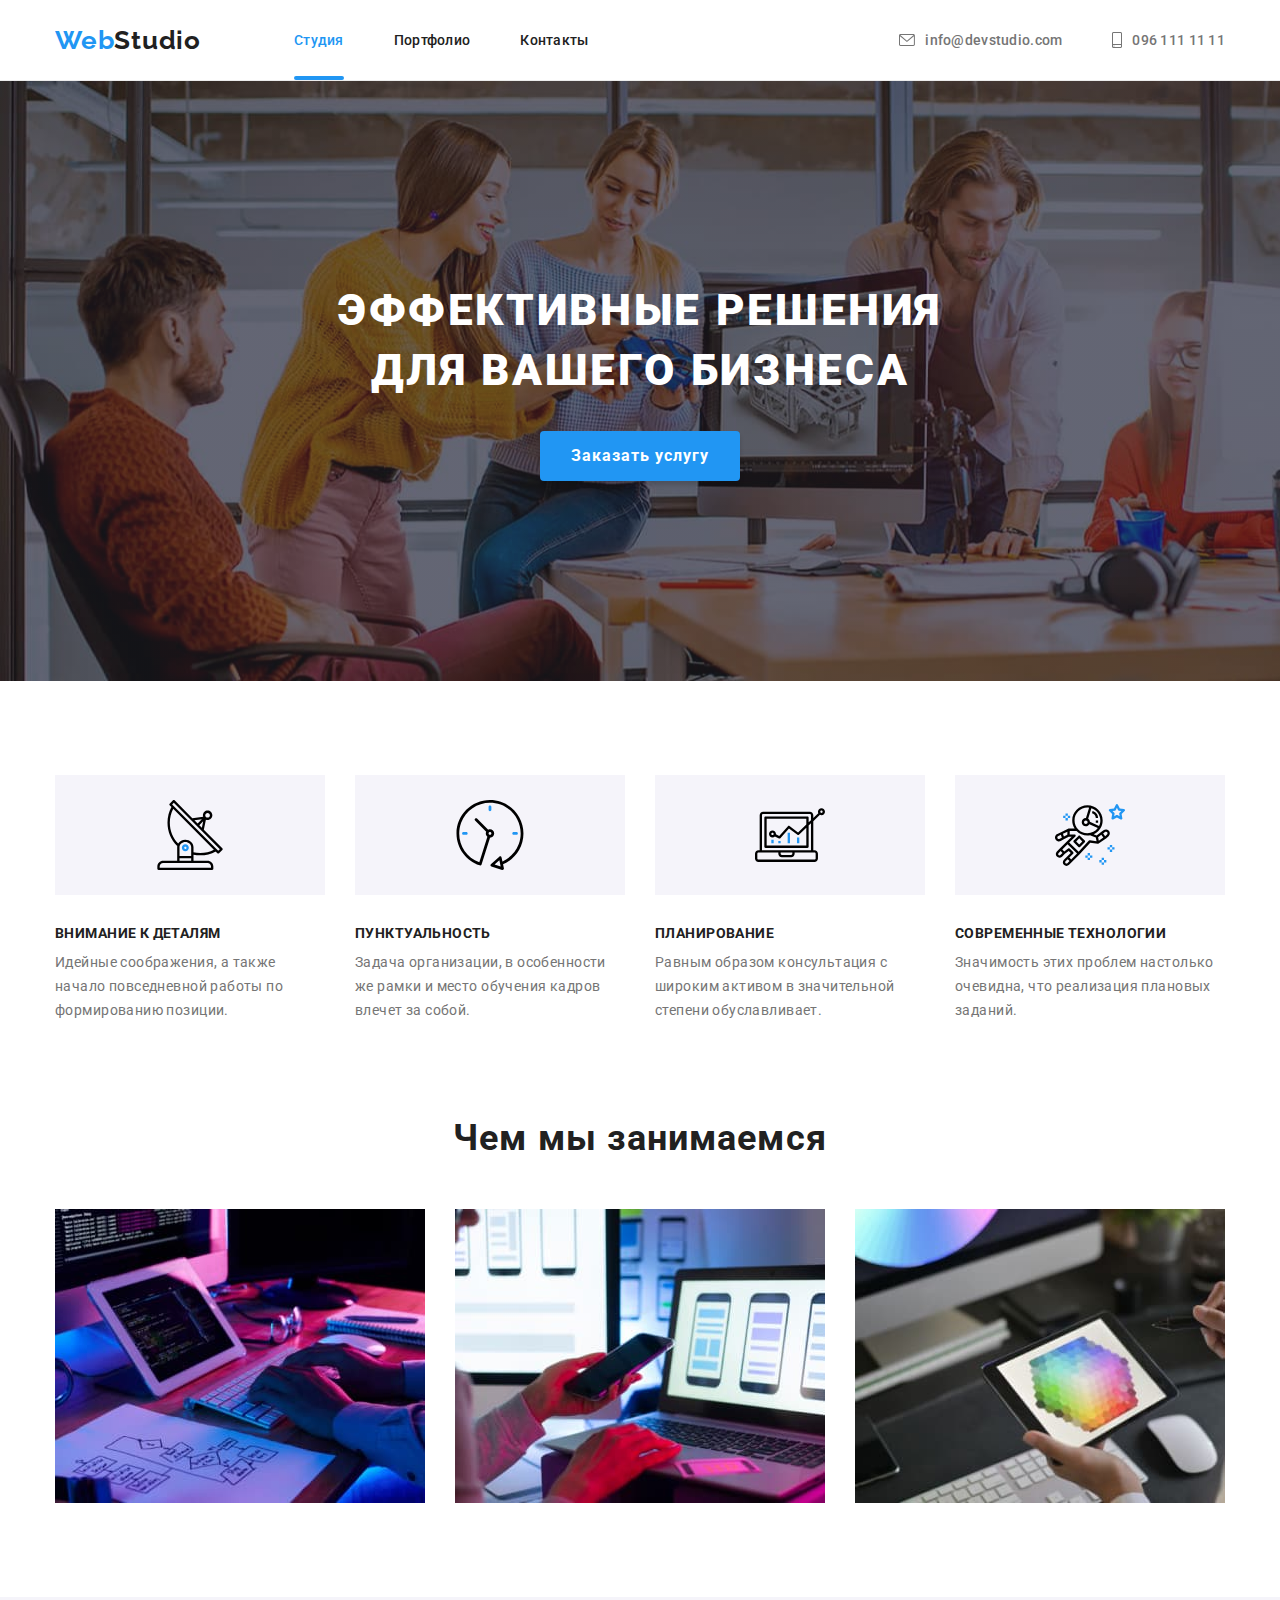
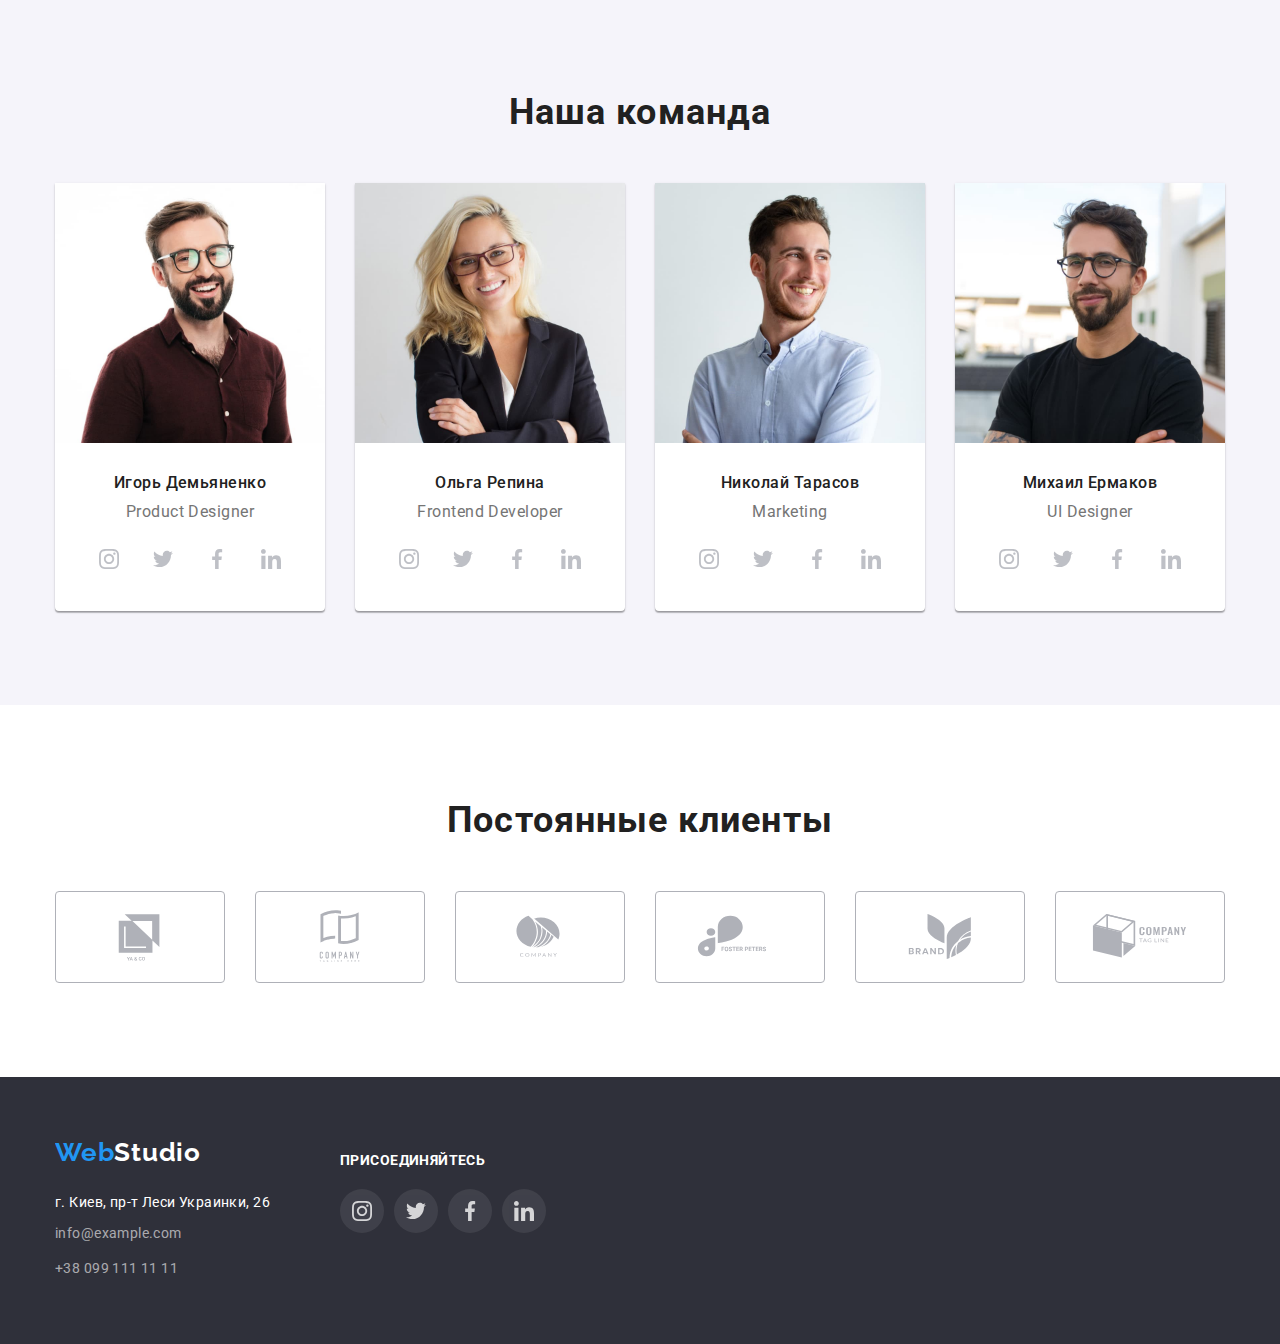
<file: index.html>
<!DOCTYPE html>
<html lang="ru">
  <head>
    <meta charset="UTF-8" />
    <meta http-equiv="X-UA-Compatible" content="IE=edge" />
    <meta name="viewport" content="width=device-width, initial-scale=1.0" />
    <title>Студия</title>
    <link rel="preconnect" href="https://fonts.googleapis.com" />
    <link rel="preconnect" href="https://fonts.gstatic.com" crossorigin />
    <link
      href="https://fonts.googleapis.com/css2?family=Raleway:wght@700&family=Roboto:wght@400;500;700;900&display=swap"
      rel="stylesheet"
    />
    <link
      rel="stylesheet"
      href="https://cdnjs.cloudflare.com/ajax/libs/modern-normalize/1.1.0/modern-normalize.css"
      integrity="sha512-Y0MM+V6ymRKN2zStTqzQ227DWhhp4Mzdo6gnlRnuaNCbc+YN/ZH0sBCLTM4M0oSy9c9VKiCvd4Jk44aCLrNS5Q=="
      crossorigin="anonymous"
      referrerpolicy="no-referrer"
    />
    <link rel="stylesheet" href="./css/styles.css" />
  </head>
  <body class="page">
    <header class="header">
      <div class="container container-header">
        <a class="logo link" href="./index.html" lang="en"
          >Web<span class="second-color-logo">Studio</span></a
        >
        <nav class="nav">
          <ul class="site-nav">
            <li><a class="link current" href="./index.html">Студия</a></li>
            <li><a class="link" href="./portfolio.html">Портфолио</a></li>
            <li><a class="link" href="#contacts">Контакты</a></li>
          </ul>
        </nav>
        <ul class="contacts-header">
          <li>
            <a class="contact link" href="mailto:info@devstudio.com" lang="en">
              <svg class="icon-contact" aria-label="Конверт" width="16px" height="12px">
                <use href="./images/icon-svg.svg#icon-envelope"></use>
              </svg>
              info@devstudio.com</a
            >
          </li>
          <li>
            <a class="contact link" href="tel+380961111111">
              <svg class="icon-contact" aria-label="Телефон" width="10px" height="16px">
                <use href="./images/icon-svg.svg#icon-smartphone"></use>
              </svg>
              096 111 11 11</a
            >
          </li>
        </ul>
      </div>
    </header>
    <!--hero-->
    <main>
      <section class="hero-section">
        <div class="container">
          <h1 class="hero-title">Эффективные решения для вашего бизнеса</h1>
          <button class="hero-button" type="button" data-modal-open>Заказать услугу</button>
        </div>
      </section>
      <!--benefits(be hides)-->
      <section class="section section-benefits">
        <div class="container">
          <h2 class="title visually-hidden">benefits</h2>
          <ul class="card-set benefits-list">
            <li class="benefits-item">
              <div class="feature">
                <svg width="70px" height="70px">
                  <use href="./images/icon-svg.svg#icon-antenna"></use>
                </svg>
              </div>
              <h3 class="title-item">Внимание к деталям</h3>
              <p class="text">
                Идейные соображения, а также начало повседневной работы по формированию позиции.
              </p>
            </li>
            <li class="benefits-item">
              <div class="feature">
                <svg width="70px" height="70px">
                  <use href="./images/icon-svg.svg#icon-clock"></use>
                </svg>
              </div>
              <h3 class="title-item">Пунктуальность</h3>
              <p class="text">
                Задача организации, в особенности же рамки и место обучения кадров влечет за собой.
              </p>
            </li>
            <li class="benefits-item">
              <div class="feature">
                <svg width="70px" height="70px">
                  <use href="./images/icon-svg.svg#icon-diagram"></use>
                </svg>
              </div>
              <h3 class="title-item">Планирование</h3>
              <p class="text">
                Равным образом консультация с широким активом в значительной степени обуславливает.
              </p>
            </li>
            <li class="benefits-item">
              <div class="feature">
                <svg width="70px" height="70px">
                  <use href="./images/icon-svg.svg#icon-astronaut"></use>
                </svg>
              </div>
              <h3 class="title-item">Современные технологии</h3>
              <p class="text">
                Значимость этих проблем настолько очевидна, что реализация плановых заданий.
              </p>
            </li>
          </ul>
        </div>
      </section>
      <!--about-->
      <section class="section section-about">
        <div class="container">
          <h2 class="title section-title">Чем мы занимаемся</h2>
          <ul class="card-set about-list">
            <li class="about-item">
              <div class="about-item-wrapper">
                <img src="./images/img-1.jpg" width="370" alt="верстка html" />
                <div class="subtitle-about-overlay">
                  <h3 class="title-item">Десктопные приложения</h3>
                </div>
              </div>
            </li>
            <li class="about-item">
              <div class="about-item-wrapper">
                <img
                  src="./images/img-2.jpg"
                  width="370"
                  alt="работа над стилем будущего приложения"
                />
                <div class="subtitle-about-overlay">
                  <h3 class="title-item">Мобильные приложения</h3>
                </div>
              </div>
            </li>
            <li class="about-item">
              <div class="about-item-wrapper">
                <img src="./images/img-3.jpg" width="370" alt="палитра цветов на экране планшета" />
                <div class="subtitle-about-overlay">
                  <h3 class="title-item">Дизайнерские решения</h3>
                </div>
              </div>
            </li>
          </ul>
        </div>
      </section>
      <!--our team-->
      <section class="section section-team">
        <div class="container">
          <h2 class="title section-title">Наша команда</h2>
          <ul class="card-set cards">
            <li class="card">
              <img src="./images/img-t1.jpg" width="270" alt="фото мужчины" />
              <div class="team-card-wrapper">
                <h3 class="title-item-team">Игорь Демьяненко</h3>
                <p class="text-team" lang="en">Product Designer</p>
                <ul class="social-list">
                  <li>
                    <a class="social-link" href="https://www.instagram.com/" target="new-blank">
                      <svg
                        class="social-icon"
                        width="20px"
                        height="20px"
                        aria-label="посилання на instagram"
                      >
                        <use href="./images/icon-svg.svg#icon-instagram"></use>
                      </svg>
                    </a>
                  </li>
                  <li>
                    <a class="social-link" href="https://twitter.com/" target="new-blank">
                      <svg
                        class="social-icon"
                        width="20px"
                        height="20px"
                        aria-label="посилання на twitter"
                      >
                        <use href="./images/icon-svg.svg#icon-twitter"></use>
                      </svg>
                    </a>
                  </li>
                  <li>
                    <a class="social-link" href="https://www.facebook.com/" target="new-blank">
                      <svg
                        class="social-icon"
                        width="20px"
                        height="20px"
                        aria-label="посилання на facebook"
                      >
                        <use href="./images/icon-svg.svg#icon-facebook"></use>
                      </svg>
                    </a>
                  </li>
                  <li>
                    <a class="social-link" href="https://ua.linkedin.com/" target="new-blank">
                      <svg
                        class="social-icon"
                        width="20px"
                        height="20px"
                        aria-label="посилання на linkedin"
                      >
                        <use href="./images/icon-svg.svg#icon-linkedin"></use>
                      </svg>
                    </a>
                  </li>
                </ul>
              </div>
            </li>
            <li class="card">
              <img src="./images/img-t2.jpg" width="270" alt="фото женщины" />
              <div class="team-card-wrapper">
                <h3 class="title-item-team">Ольга Репина</h3>
                <p class="text-team" lang="en">Frontend Developer</p>
                <ul class="social-list">
                  <li>
                    <a class="social-link" href="https://www.instagram.com/" target="new-blank">
                      <svg
                        class="social-icon"
                        width="20px"
                        height="20px"
                        aria-label="посилання на instagram"
                      >
                        <use href="./images/icon-svg.svg#icon-instagram"></use>
                      </svg>
                    </a>
                  </li>
                  <li>
                    <a class="social-link" href="https://twitter.com/" target="new-blank">
                      <svg
                        class="social-icon"
                        width="20px"
                        height="20px"
                        aria-label="посилання на twitter"
                      >
                        <use href="./images/icon-svg.svg#icon-twitter"></use>
                      </svg>
                    </a>
                  </li>
                  <li>
                    <a class="social-link" href="https://www.facebook.com/" target="new-blank">
                      <svg
                        class="social-icon"
                        width="20px"
                        height="20px"
                        aria-label="посилання на facebook"
                      >
                        <use href="./images/icon-svg.svg#icon-facebook"></use>
                      </svg>
                    </a>
                  </li>
                  <li>
                    <a class="social-link" href="https://ua.linkedin.com/" target="new-blank">
                      <svg
                        class="social-icon"
                        width="20px"
                        height="20px"
                        aria-label="посилання на linkedin"
                      >
                        <use href="./images/icon-svg.svg#icon-linkedin"></use>
                      </svg>
                    </a>
                  </li>
                </ul>
              </div>
            </li>
            <li class="card">
              <img src="./images/img-t3.jpg" width="270" alt="фото мужчины" />
              <div class="team-card-wrapper">
                <h3 class="title-item-team">Николай Тарасов</h3>
                <p class="text-team" lang="en">Marketing</p>
                <ul class="social-list">
                  <li>
                    <a class="social-link" href="https://www.instagram.com/" target="new-blank">
                      <svg
                        class="social-icon"
                        width="20px"
                        height="20px"
                        aria-label="посилання на instagram"
                      >
                        <use href="./images/icon-svg.svg#icon-instagram"></use>
                      </svg>
                    </a>
                  </li>
                  <li>
                    <a class="social-link" href="https://twitter.com/" target="new-blank">
                      <svg
                        class="social-icon"
                        width="20px"
                        height="20px"
                        aria-label="посилання на twitter"
                      >
                        <use href="./images/icon-svg.svg#icon-twitter"></use>
                      </svg>
                    </a>
                  </li>
                  <li>
                    <a class="social-link" href="https://www.facebook.com/" target="new-blank">
                      <svg
                        class="social-icon"
                        width="20px"
                        height="20px"
                        aria-label="посилання на facebook"
                      >
                        <use href="./images/icon-svg.svg#icon-facebook"></use>
                      </svg>
                    </a>
                  </li>
                  <li>
                    <a class="social-link" href="https://ua.linkedin.com/" target="new-blank">
                      <svg
                        class="social-icon"
                        width="20px"
                        height="20px"
                        aria-label="посилання на linkedin"
                      >
                        <use href="./images/icon-svg.svg#icon-linkedin"></use>
                      </svg>
                    </a>
                  </li>
                </ul>
              </div>
            </li>
            <li class="card">
              <img src="./images/img-t4.jpg" width="270" alt="фото мужчины" />
              <div class="team-card-wrapper">
                <h3 class="title-item-team">Михаил Ермаков</h3>
                <p class="text-team" lang="en">UI Designer</p>
                <ul class="social-list">
                  <li>
                    <a class="social-link" href="https://www.instagram.com/" target="new-blank">
                      <svg
                        class="social-icon"
                        width="20px"
                        height="20px"
                        aria-label="посилання на instagram"
                      >
                        <use href="./images/icon-svg.svg#icon-instagram"></use>
                      </svg>
                    </a>
                  </li>
                  <li>
                    <a class="social-link" href="https://twitter.com/" target="new-blank">
                      <svg
                        class="social-icon"
                        width="20px"
                        height="20px"
                        aria-label="посилання на twitter"
                      >
                        <use href="./images/icon-svg.svg#icon-twitter"></use>
                      </svg>
                    </a>
                  </li>
                  <li>
                    <a class="social-link" href="https://www.facebook.com/" target="new-blank">
                      <svg
                        class="social-icon"
                        width="20px"
                        height="20px"
                        aria-label="посилання на facebook"
                      >
                        <use href="./images/icon-svg.svg#icon-facebook"></use>
                      </svg>
                    </a>
                  </li>
                  <li>
                    <a class="social-link" href="https://ua.linkedin.com/" target="new-blank">
                      <svg
                        class="social-icon"
                        width="20px"
                        height="20px"
                        aria-label="посилання на linkedin"
                      >
                        <use href="./images/icon-svg.svg#icon-linkedin"></use>
                      </svg>
                    </a>
                  </li>
                </ul>
              </div>
            </li>
          </ul>
        </div>
      </section>

      <section class="section">
        <div class="container">
          <h2 class="title section-title">Постоянные клиенты</h2>
          <ul class="card-set regular-list">
            <li>
              <a class="regular-link" href="#">
                <svg class="regular-icon" width="106px" height="60px">
                  <use href="./images/icon-svg.svg#icon-yaco"></use>
                </svg>
              </a>
            </li>
            <li>
              <a class="regular-link" href="#">
                <svg class="regular-icon" width="106px" height="60px">
                  <use href="./images/icon-svg.svg#icon-company-tagline-here"></use>
                </svg>
              </a>
            </li>
            <li>
              <a class="regular-link" href="#">
                <svg class="regular-icon" width="106px" height="60px">
                  <use href="./images/icon-svg.svg#icon-company"></use>
                </svg>
              </a>
            </li>
            <li>
              <a class="regular-link" href="#">
                <svg class="regular-icon" width="106px" height="60px">
                  <use href="./images/icon-svg.svg#icon-foster-peters"></use>
                </svg>
              </a>
            </li>
            <li>
              <a class="regular-link" href="#">
                <svg class="regular-icon" width="106px" height="60px">
                  <use href="./images/icon-svg.svg#icon-brand"></use>
                </svg>
              </a>
            </li>
            <li>
              <a class="regular-link" href="#">
                <svg class="regular-icon" width="106px" height="60px">
                  <use href="./images/icon-svg.svg#icon-company-tag-line"></use>
                </svg>
              </a>
            </li>
          </ul>
        </div>
      </section>
    </main>
    <!-- footer -->
    <footer class="footer">
      <div class="container nav-footer">
        <div class="nav-footer-block">
          <a class="logo link" href="#" lang="en">Web<span class="alt-color-logo">Studio</span></a>
          <address class="address" id="contacts">
            <ul class="contacts-list">
              <li class="address-contact">г. Киев, пр-т Леси Украинки, 26</li>
              <li>
                <a class="link contact-footer" href="mailto:info@example.com" lang="en"
                  >info@example.com</a
                >
              </li>
              <li>
                <a class="link contact-footer" href="tel+380991111111">+38 099 111 11 11</a>
              </li>
            </ul>
          </address>
        </div>
        <div class="join-us">
          <h2 class="title-item footer-title">присоединяйтесь</h2>
          <ul class="social-list-footer">
            <li>
              <a class="social-link footer-social" href="https://www.instagram.com/">
                <svg width="20px" height="20px">
                  <use href="./images/icon-svg.svg#icon-instagram"></use>
                </svg>
              </a>
            </li>
            <li>
              <a class="social-link footer-social" href="https://twitter.com/">
                <svg width="20px" height="20px">
                  <use href="./images/icon-svg.svg#icon-twitter"></use>
                </svg>
              </a>
            </li>
            <li>
              <a class="social-link footer-social" href="https://www.facebook.com/">
                <svg width="20px" height="20px">
                  <use href="./images/icon-svg.svg#icon-facebook"></use>
                </svg>
              </a>
            </li>
            <li>
              <a class="social-link footer-social" href="https://ua.linkedin.com/">
                <svg width="20px" height="20px">
                  <use href="./images/icon-svg.svg#icon-linkedin"></use>
                </svg>
              </a>
            </li>
          </ul>
        </div>
      </div>
    </footer>
    <div class="backdrop is-hidden" data-modal>
      <div class="modal">
        <button class="button-modal" type="button" data-modal-close>
          <svg class="icon-close" width="11px" height="11px">
            <use href="./images/icon-svg.svg#icon-close"></use>
          </svg>
        </button>
      </div>
    </div>
    <script src="./js/modal.js"></script>
  </body>
</html>
</file>
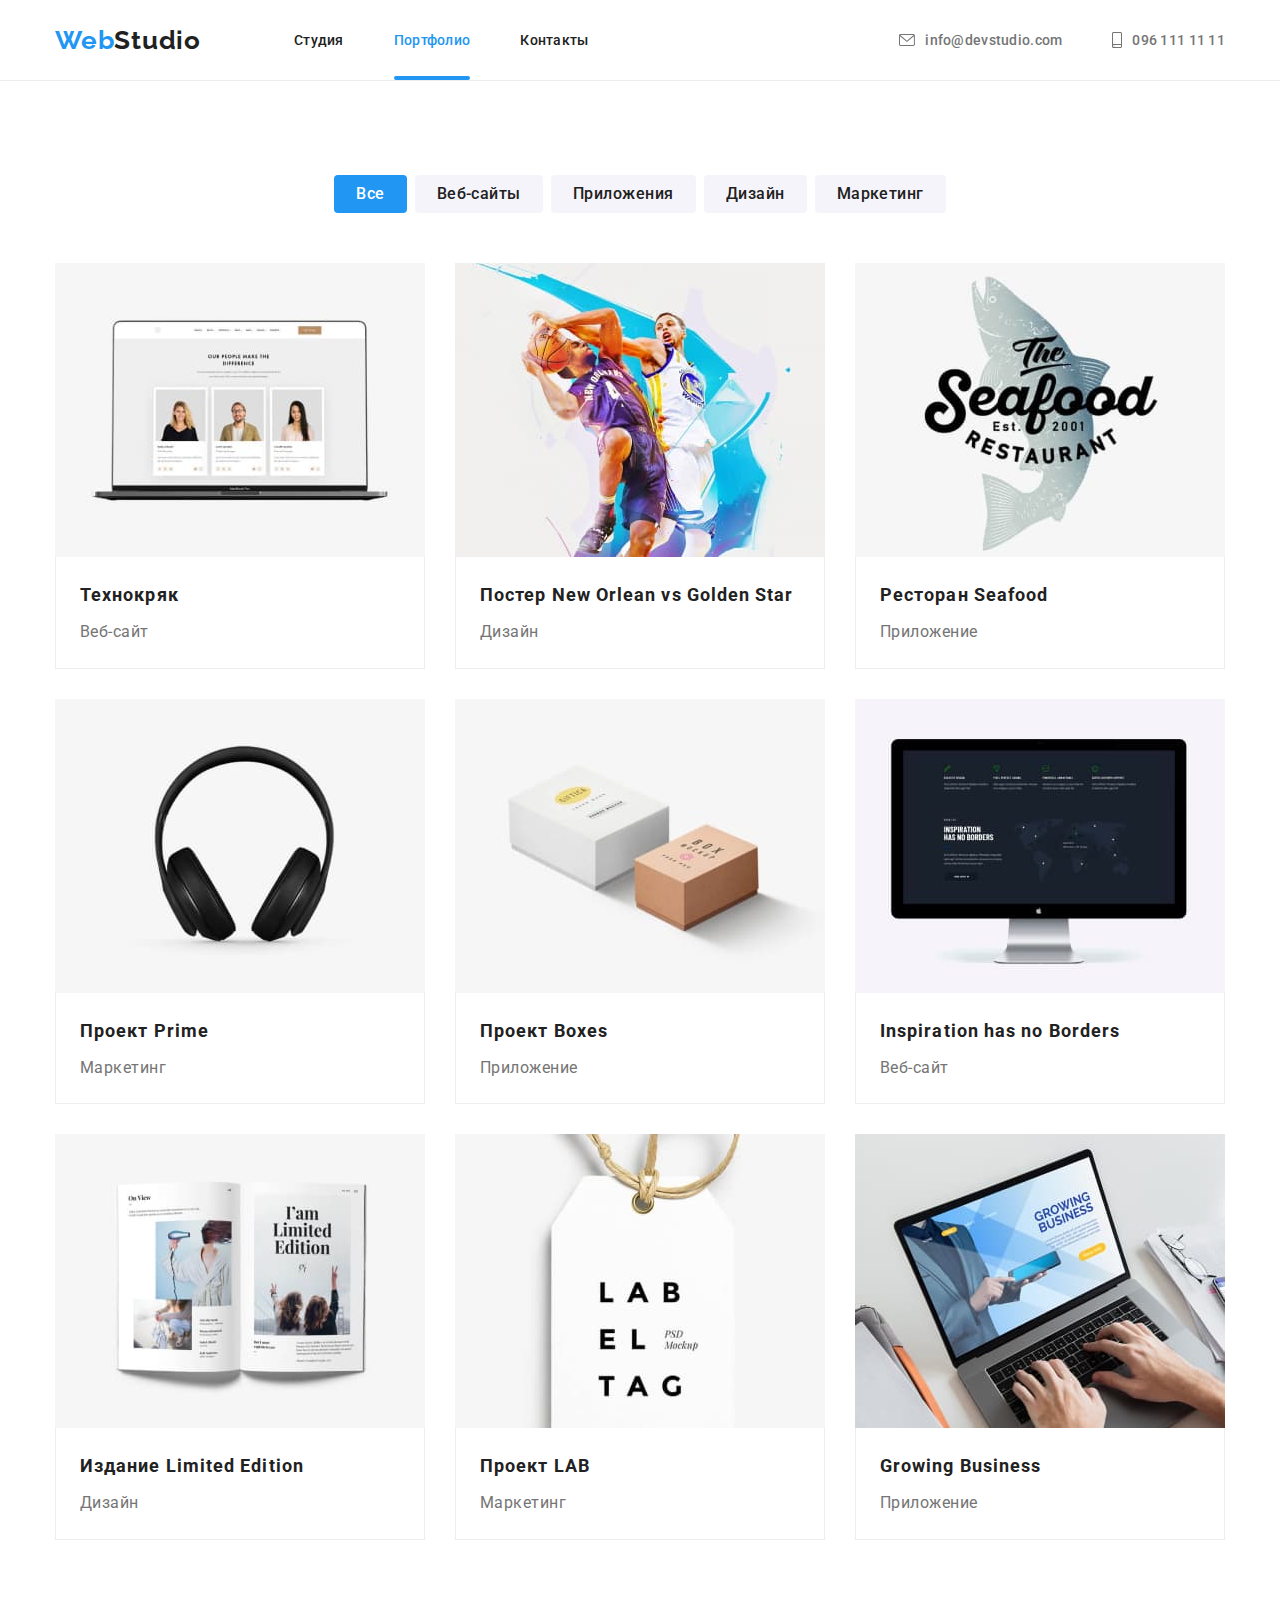
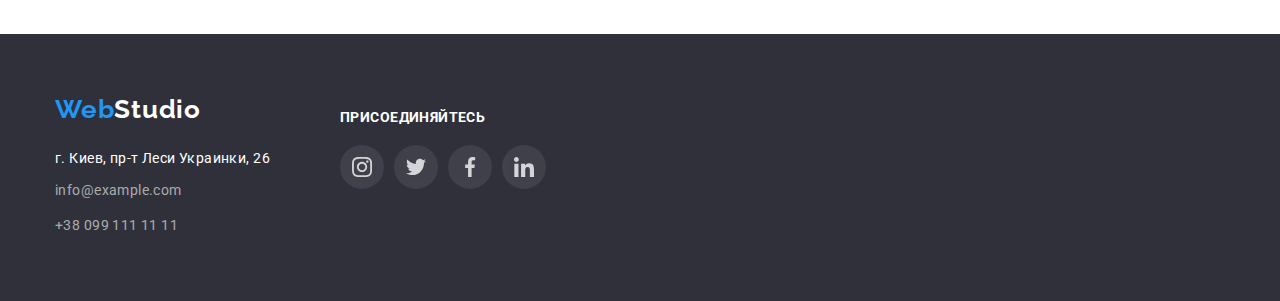
<file: portfolio.html>
<!DOCTYPE html>
<html lang="ru">
  <head>
    <meta charset="UTF-8" />
    <meta http-equiv="X-UA-Compatible" content="IE=edge" />
    <meta name="viewport" content="width=device-width, initial-scale=1.0" />
    <title>Студия</title>
    <link rel="preconnect" href="https://fonts.googleapis.com" />
    <link rel="preconnect" href="https://fonts.gstatic.com" crossorigin />
    <link
      href="https://fonts.googleapis.com/css2?family=Raleway:wght@700&family=Roboto:wght@400;500;700;900&display=swap"
      rel="stylesheet"
    />
    <link
      rel="stylesheet"
      href="https://cdnjs.cloudflare.com/ajax/libs/modern-normalize/1.1.0/modern-normalize.css"
      integrity="sha512-Y0MM+V6ymRKN2zStTqzQ227DWhhp4Mzdo6gnlRnuaNCbc+YN/ZH0sBCLTM4M0oSy9c9VKiCvd4Jk44aCLrNS5Q=="
      crossorigin="anonymous"
      referrerpolicy="no-referrer"
    />
    <link rel="stylesheet" href="./css/styles.css" />
  </head>

  <body class="page">
    <header class="header">
      <div class="container container-header">
        <a class="logo link" href="./index.html" lang="en"
          >Web<span class="second-color-logo">Studio</span></a
        >
        <nav class="nav">
          <ul class="site-nav">
            <li><a class="link" href="./index.html">Студия</a></li>
            <li><a class="link current" href="./portfolio.html">Портфолио</a></li>
            <li><a class="link" href="#contacts">Контакты</a></li>
          </ul>
        </nav>
        <ul class="contacts-header">
          <li>
            <a class="contact link" href="mailto:info@devstudio.com" lang="en">
              <svg class="icon-contact" aria-label="Конверт" width="16px" height="12px">
                <use href="./images/icon-svg.svg#icon-envelope"></use>
              </svg>
              info@devstudio.com</a
            >
          </li>
          <li>
            <a class="contact link" href="tel+380961111111">
              <svg class="icon-contact" aria-label="Телефон" width="10px" height="16px">
                <use href="./images/icon-svg.svg#icon-smartphone"></use>
              </svg>
              096 111 11 11</a
            >
          </li>
        </ul>
      </div>
    </header>
    <!-- filter section -->
    <main>
      <section class="section">
        <div class="container">
          <h2 class="visually-hidden">filter</h2>
          <ul class="filter">
            <li><button class="button active-button" type="button">Все</button></li>
            <li><button class="button" type="button">Веб-сайты</button></li>
            <li><button class="button" type="button">Приложения</button></li>
            <li><button class="button" type="button">Дизайн</button></li>
            <li><button class="button" type="button">Маркетинг</button></li>
          </ul>
          <!-- cards-pool -->
          <h2 class="visually-hidden">cards</h2>
          <ul class="card-set filter-items">
            <li class="filter-card">
              <div class="filter-card-wrapper">
                <img src="./images/img-card-1.jpg" alt="ноутбук" width="370" />
                <div class="card-overlay">
                  <p class="text-portfolio">
                    Ресурс предлагает комплексные предложения с разным уровнем функционала и
                    сервисов. Все это позволит посетителю получить исчерпывающие сведения о компании
                    или частном лице.
                  </p>
                </div>
              </div>

              <div class="container-card">
                <h3 class="title-item-portfolio">Технокряк</h3>
                <p class="text-portfolio">Веб-сайт</p>
              </div>
            </li>
            <li class="filter-card">
              <div class="filter-card-wrapper">
                <img src="./images/img-card-2.jpg" alt="двое мужчин с мячем" width="370" />
                <div class="card-overlay">
                  <p class="text-portfolio">
                    Ресурс предлагает комплексные предложения с разным уровнем функционала и
                    сервисов. Все это позволит посетителю получить исчерпывающие сведения о компании
                    или частном лице.
                  </p>
                </div>
              </div>

              <div class="container-card">
                <h3 class="title-item-portfolio">Постер New Orlean vs Golden Star</h3>
                <p class="text-portfolio">Дизайн</p>
              </div>
            </li>
            <li class="filter-card">
              <div class="filter-card-wrapper">
                <img
                  src="./images/img-card-3.jpg"
                  alt="название рыбного ресторана с лого"
                  width="370"
                />
                <div class="card-overlay">
                  <p class="text-portfolio">
                    Ресурс предлагает комплексные предложения с разным уровнем функционала и
                    сервисов. Все это позволит посетителю получить исчерпывающие сведения о компании
                    или частном лице.
                  </p>
                </div>
              </div>

              <div class="container-card">
                <h3 class="title-item-portfolio">Ресторан Seafood</h3>
                <p class="text-portfolio">Приложение</p>
              </div>
            </li>
            <li class="filter-card">
              <div class="filter-card-wrapper">
                <img src="./images/img-card-4.jpg" alt="наушники" width="370" />
                <div class="card-overlay">
                  <p class="text-portfolio">
                    Ресурс предлагает комплексные предложения с разным уровнем функционала и
                    сервисов. Все это позволит посетителю получить исчерпывающие сведения о компании
                    или частном лице.
                  </p>
                </div>
              </div>

              <div class="container-card">
                <h3 class="title-item-portfolio">Проект Prime</h3>
                <p class="text-portfolio">Маркетинг</p>
              </div>
            </li>
            <li class="filter-card">
              <div class="filter-card-wrapper">
                <img src="./images/img-card-5.jpg" alt="картонные коробочки" width="370" />
                <div class="card-overlay">
                  <p class="text-portfolio">
                    Ресурс предлагает комплексные предложения с разным уровнем функционала и
                    сервисов. Все это позволит посетителю получить исчерпывающие сведения о компании
                    или частном лице.
                  </p>
                </div>
              </div>

              <div class="container-card">
                <h3 class="title-item-portfolio">Проект Boxes</h3>
                <p class="text-portfolio">Приложение</p>
              </div>
            </li>
            <li class="filter-card">
              <div class="filter-card-wrapper">
                <img src="./images/img-card-6.jpg" alt="экран" width="370" />
                <div class="card-overlay">
                  <p class="text-portfolio">
                    Ресурс предлагает комплексные предложения с разным уровнем функционала и
                    сервисов. Все это позволит посетителю получить исчерпывающие сведения о компании
                    или частном лице.
                  </p>
                </div>
              </div>

              <div class="container-card">
                <h3 class="title-item-portfolio">Inspiration has no Borders</h3>
                <p class="text-portfolio">Веб-сайт</p>
              </div>
            </li>
            <li class="filter-card">
              <div class="filter-card-wrapper">
                <img src="./images/img-card-7.jpg" alt="открытая книга" width="370" />
                <div class="card-overlay">
                  <p class="text-portfolio">
                    Ресурс предлагает комплексные предложения с разным уровнем функционала и
                    сервисов. Все это позволит посетителю получить исчерпывающие сведения о компании
                    или частном лице.
                  </p>
                </div>
              </div>

              <div class="container-card">
                <h3 class="title-item-portfolio">Издание Limited Edition</h3>
                <p class="text-portfolio">Дизайн</p>
              </div>
            </li>
            <li class="filter-card">
              <div class="filter-card-wrapper">
                <img src="./images/img-card-8.jpg" alt="бирка с надписью" width="370" />
                <div class="card-overlay">
                  <p class="text-portfolio">
                    Ресурс предлагает комплексные предложения с разным уровнем функционала и
                    сервисов. Все это позволит посетителю получить исчерпывающие сведения о компании
                    или частном лице.
                  </p>
                </div>
              </div>

              <div class="container-card">
                <h3 class="title-item-portfolio">Проект LAB</h3>
                <p class="text-portfolio">Маркетинг</p>
              </div>
            </li>
            <li class="filter-card">
              <div class="filter-card-wrapper">
                <img src="./images/img-card-9.jpg" alt="работа за ноутбуком" width="370" />
                <div class="card-overlay">
                  <p class="text-portfolio">
                    Ресурс предлагает комплексные предложения с разным уровнем функционала и
                    сервисов. Все это позволит посетителю получить исчерпывающие сведения о компании
                    или частном лице.
                  </p>
                </div>
              </div>

              <div class="container-card">
                <h3 class="title-item-portfolio">Growing Business</h3>
                <p class="text-portfolio">Приложение</p>
              </div>
            </li>
          </ul>
        </div>
      </section>
    </main>
    <!-- footer -->
    <footer class="footer">
      <div class="container nav-footer">
        <div class="nav-footer-block">
          <a class="logo link" href="#" lang="en">Web<span class="alt-color-logo">Studio</span></a>
          <address class="address" id="contacts">
            <ul class="contacts-list">
              <li class="address-contact">г. Киев, пр-т Леси Украинки, 26</li>
              <li>
                <a class="link contact-footer" href="mailto:info@example.com" lang="en"
                  >info@example.com</a
                >
              </li>
              <li>
                <a class="link contact-footer" href="tel+380991111111">+38 099 111 11 11</a>
              </li>
            </ul>
          </address>
        </div>
        <div class="join-us">
          <h2 class="title-item footer-title">присоединяйтесь</h2>

          <ul class="social-list-footer">
            <li>
              <a class="social-link footer-social" href="https://www.instagram.com/">
                <svg width="20px" height="20px" aria-label="посилання на соціальну мережу">
                  <use href="./images/icon-svg.svg#icon-instagram"></use>
                </svg>
              </a>
            </li>
            <li>
              <a class="social-link footer-social" href="https://twitter.com/">
                <svg width="20px" height="20px" aria-label="посилання на соціальну мережу">
                  <use href="./images/icon-svg.svg#icon-twitter"></use>
                </svg>
              </a>
            </li>
            <li>
              <a class="social-link footer-social" href="https://www.facebook.com/">
                <svg width="20px" height="20px" aria-label="посилання на соціальну мережу">
                  <use href="./images/icon-svg.svg#icon-facebook"></use>
                </svg>
              </a>
            </li>
            <li>
              <a class="social-link footer-social" href="https://ua.linkedin.com/">
                <svg width="20px" height="20px" aria-label="посилання на соціальну мережу">
                  <use href="./images/icon-svg.svg#icon-linkedin"></use>
                </svg>
              </a>
            </li>
          </ul>
        </div>
      </div>
    </footer>
  </body>
</html>
</file>
<file: css/styles.css>
:root {
  --background-color: #e5e5e5;
  --background-second-color: #2f303a;
  --background-white: #ffffff;
  --background-section: #f5f4fa;
  --title-text-color: #212121;
  --primary-text-color: #757575;
  --accent-color: #2196f3;
  --social-color: #afb1b8;
  --hero-button-accent: #188ce8;
  --indent: 30px;
  --items: 4;
}
/* base */
html {
  scroll-behavior: smooth;
}
body {
  color: var(--title-text-color);

  font-family: 'Roboto', sans-serif;
  font-size: 14px;
}

h1,
h2,
h3,
h4,
h5,
h6,
p,
ul {
  list-style: none;
  margin: 0;
  padding: 0;
}
.container {
  padding: 0px 15px;
  width: 1200px;
  margin-left: auto;
  margin-right: auto;
}

.section {
  padding-top: 94px;
  padding-bottom: 94px;
}

img {
  max-width: 100%;
  display: block;
}

.visually-hidden {
  position: absolute;
  width: 1px;
  height: 1px;
  margin: -1px;
  border: 0;
  padding: 0;

  white-space: nowrap;
  clip-path: inset(100%);
  clip: rect(0 0 0 0);
  overflow: hidden;
}

.card-set {
  display: flex;
  justify-content: center;
  flex-wrap: wrap;
  gap: var(--indent);
}

.card-set > li {
  flex-basis: calc((100% - var(--indent) * (var(--items) - 1)) / var(--items));
}

/*  width: calc((100% - var(--indent) * (var(--items) - 1))/ var(--items)); */

/* header */

.container-header {
  display: flex;
  align-items: center;
}

.header {
  border-bottom: #ececec solid 1px;
}

.nav {
  margin-left: 93px;
}

.site-nav {
  display: flex;
  gap: 50px;
  font-weight: 500;
  line-height: 1.17;
  letter-spacing: 0.02em;
}

.site-nav .link {
  display: block;
  padding: 32px 0;
}

.link.current {
  color: var(--accent-color);
}

.link.current::after {
  color: var(--accent-color);
  content: '';
  border: var(--accent-color) 2px solid;
  border-radius: 2px;
  height: 2px;

  background-color: var(--accent-color);

  position: absolute;
  width: 100%;
  bottom: 0px;
  right: -5px;
  left: 0px;
}

.link {
  text-decoration: none;
  color: inherit;

  position: relative;
  overflow: hidden;

  display: inline-block;

  transition: color 250ms cubic-bezier(0.4, 0, 0.2, 1);
}

.link::after {
  content: '';
  border: var(--accent-color) 2px solid;
  border-radius: 2px;
  height: 2px;

  background-color: var(--accent-color);

  position: absolute;
  width: 0%;
  bottom: 0px;
  right: -5px;

  transform-origin: left bottom;
  transition: width 250ms cubic-bezier(0.4, 0, 0.2, 1), left 250ms cubic-bezier(0.4, 0, 0.2, 1);
}

.link:hover::after {
  width: 100%;
  left: 0;
}

.link:hover,
.link:focus {
  color: var(--accent-color);
}

.contacts-header {
  display: flex;
  gap: 50px;
  margin-left: auto;
  font-weight: 500;
  letter-spacing: 0.02em;
}

.contacts-header .link {
  display: flex;
  padding: 32px 0;
}

.icon-contact {
  margin-right: 10px;
  fill: currentColor;
  transition: box-shadow 250ms cubic-bezier(0.4, 0, 0.2, 1);
}

.contact:hover .icon-contact {
  box-shadow: 2px 2px 2px var(--accent-color);
}

.contact {
  display: flex;
  align-items: center;
  color: var(--primary-text-color);

  cursor: pointer;
}
.contact:hover,
.contact:focus {
  color: var(--accent-color);
}

/* logo */
.logo {
  font-family: Raleway, sans-serif;
  font-weight: 700;
  font-size: 26px;
  line-height: 1.17;
  letter-spacing: 0.03em;
  color: #2196f3;
}
.alt-color-logo {
  color: var(--background-white);
}
.second-color-logo {
  color: var(--title-text-color);
}

/* main page */

/* hero */
.hero-title {
  width: 696px;
  margin-left: auto;
  margin-right: auto;
  font-weight: 900;
  font-size: 44px;
  line-height: 1.36;
  letter-spacing: 0.06em;
  text-transform: uppercase;
  text-align: center;
  color: var(--background-white);
}
.hero-section {
  width: 100%;
  max-width: 1600px;
  margin-left: auto;
  margin-right: auto;
  background-image: linear-gradient(to bottom, rgba(47, 48, 58, 0.4), rgba(47, 48, 58, 0.4)),
    url(../images/hero-img.jpg);
  background-color: var(--background-second-color);
  padding: 200px 0;
}
.hero-button {
  display: block;
  margin: 0 auto;
  margin-top: 30px;

  font-family: inherit;
  font-weight: 700;
  font-size: 16px;
  line-height: 1.86;
  letter-spacing: 0.06em;

  width: 200px;
  height: 50px;
  box-shadow: 0px 4px 4px rgba(0, 0, 0, 0.15);
  border: none;
  border-radius: 4px;

  background-color: var(--accent-color);
  color: var(--background-white);

  cursor: pointer;

  transition: background-color 250ms cubic-bezier(0.4, 0, 0.2, 1);
}
.hero-button:hover,
.hero-button:focus {
  background-color: var(--hero-button-accent);
  color: var(--background-white);
}

/* benefit */

.feature {
  display: flex;
  justify-content: center;
  align-items: center;

  width: 270px;
  height: 120px;

  background-color: var(--background-section);

  margin-bottom: 30px;
}

.benefits-list .text,
.text-team {
  margin-top: 10px;
}

.section-title {
  margin-bottom: 50px;
  font-weight: 700;
  font-size: 36px;
  line-height: 1.17;
  color: var(--title-text-color);
  letter-spacing: 0.03em;

  text-align: center;
}
/* about */

.section-about {
  padding-top: 0;
}

.about-item {
  --items: 3;
}

.about-item-wrapper {
  position: relative;
  overflow: hidden;
}

.subtitle-about-overlay {
  background-color: #2f303acc;
  padding: 27px 0px;
  width: 100%;

  position: absolute;

  transform: translateY(0px);
  transition: transform 250ms cubic-bezier(0.4, 0, 0.2, 1);
}

.about-item-wrapper:hover .subtitle-about-overlay {
  transform: translateY(-70px);
}

.subtitle-about-overlay .title-item {
  width: 205px;
  color: var(--background-white);
  margin-left: auto;
  margin-right: auto;
}

/* our-team */

.section-team {
  background-color: var(--background-section);
}

.team-card-wrapper {
  padding: 30px 5px;
}

.card {
  background-color: var(--background-white);
  box-shadow: 0px 1px 3px rgba(0, 0, 0, 0.12), 0px 1px 1px rgba(0, 0, 0, 0.14),
    0px 2px 1px rgba(0, 0, 0, 0.2);
  border-radius: 0px 0px 4px 4px;
}

.social-list {
  display: flex;
  justify-content: center;
  align-items: center;
  margin-top: 16px;

  gap: 10px;
}

.social-link {
  width: 44px;
  height: 44px;

  display: flex;
  justify-content: center;
  align-items: center;

  border-radius: 4px;
  color: var(--social-color);

  transform: scale(1);
  opacity: 0.8;
  transition: scale 250ms cubic-bezier(0.4, 0, 0.2, 1), opacity 250ms cubic-bezier(0.4, 0, 0.2, 1),
    border-radius 250ms cubic-bezier(0.4, 0, 0.2, 1);
}

.social-link:hover,
.social-link:focus {
  color: var(--background-white);
  background-color: var(--accent-color);

  transform: scale(1.1);
  opacity: 1;
  border-radius: 50%;
}

.social-icon {
  fill: currentColor;
}

/* regular-clients */

.regular-list > li {
  --items: 6;
}

.regular-link {
  width: 170px;
  height: 92px;

  display: flex;
  justify-content: center;
  align-items: center;

  border: var(--social-color) 1px solid;
  border-radius: 4px;

  color: var(--social-color);

  transform: scale(1);

  transition: color 250ms cubic-bezier(0.4, 0, 0.2, 1), border 250ms cubic-bezier(0.4, 0, 0.2, 1);
}

.regular-link:hover,
.regular-link:focus {
  color: var(--accent-color);
  border: var(--accent-color) 1px solid;
}

.regular-icon {
  fill: currentColor;
}

/* portfolio-main */

.filter {
  display: flex;
  justify-content: center;
  align-items: center;
  margin-bottom: 50px;
  gap: 8px;
}

.filter-card {
  --items: 3;
  transition: box-shadow 250ms cubic-bezier(0.4, 0, 0.2, 1);
}

.filter-card:hover,
.filter-card:focus {
  cursor: pointer;
  box-shadow: 1px 4px 6px 0px #00000029, 0px 4px 4px 0px #0000000f, 0px 1px 1px 0px #0000001f;
}

.container-card {
  padding: 20px 24px;
  border: #eeeeee solid 1px;
  border-top: none;
}

.filter-card-wrapper {
  position: relative;
  overflow: hidden;
}

.card-overlay {
  position: absolute;
  top: 0px;
  width: 100%;
  height: 100%;
  background-color: #2196f3e5;
  padding: 63px 24px;

  transform: translateY(101%);
  transition: transform 250ms cubic-bezier(0.4, 0, 0.2, 1);
}

.filter-card:hover .card-overlay {
  transform: translateY(0);
}

.card-overlay .text-portfolio {
  color: var(--background-white);
}

/* fonts */
.title-item {
  font-weight: 700;
  font-size: 14px;
  line-height: 1.17;
  letter-spacing: 0.03em;
  text-transform: uppercase;
  color: var(--title-text-color);
}

.title-item-team {
  font-weight: 500;
  font-size: 16px;
  line-height: 1.19;
  text-align: center;
  letter-spacing: 0.03em;

  color: var(--title-text-color);
}

.title-item-portfolio {
  margin-bottom: 4px;
  font-weight: 700;
  font-size: 18px;
  line-height: 2;
  letter-spacing: 0.06em;
  color: var(--title-text-color);
}

.text {
  font-size: 14px;
  line-height: 1.7;
  letter-spacing: 0.03em;

  color: var(--primary-text-color);
}

.text-team {
  font-size: 16px;
  line-height: 1.19;
  letter-spacing: 0.03em;
  text-align: center;

  color: var(--primary-text-color);
}

.text-portfolio {
  font-size: 16px;
  line-height: 1.9;
  letter-spacing: 0.03em;

  color: var(--primary-text-color);
}

/* button */

.button {
  padding: 6px 22px;

  font-family: inherit;
  font-weight: 500;
  font-size: 16px;
  line-height: 1.63;
  letter-spacing: 0.03em;

  border: none;
  border-radius: 4px;

  color: var(--title-text-color);
  background-color: var(--background-section);
  cursor: pointer;

  transition: color 250ms cubic-bezier(0.4, 0, 0.2, 1),
    background-color 250ms cubic-bezier(0.4, 0, 0.2, 1),
    box-shadow 250ms cubic-bezier(0.4, 0, 0.2, 1);
}

.button:hover,
.button:focus {
  box-shadow: 0px 3px 1px rgba(0, 0, 0, 0.1), 0px 1px 2px rgba(0, 0, 0, 0.08),
    0px 2px 2px rgba(0, 0, 0, 0.12);
  border-radius: 4px;
  color: var(--background-white);
  background-color: var(--accent-color);
}

.active-button {
  color: var(--background-white);
  background-color: var(--accent-color);
}

/* footer */

.footer {
  padding: 60px 0;
  background-color: var(--background-second-color);
}

.contacts-list li + li {
  margin-top: 8px;
}

.address {
  margin-top: 20px;
  font-style: normal;
}

.address-contact {
  letter-spacing: 0.03em;
  line-height: 1.7;
  color: var(--background-white);
}

.contact-footer {
  letter-spacing: 0.03em;
  line-height: 1.7;
  color: rgba(255, 255, 255, 0.6);
}

.nav-footer {
  display: flex;
}

.footer-title {
  color: var(--background-white);
}

.join-us {
  margin-left: 70px;
  margin-top: 15px;
}

.social-list-footer {
  display: flex;
  gap: 10px;
  margin-top: 20px;
}

.footer-social {
  fill: var(--background-white);
  background-color: rgba(255, 255, 255, 0.1);
  border-radius: 50%;
}

.footer-social:hover {
  border-radius: 4px;
}

/* modal+backdrop */

.backdrop {
  width: 100vw;
  height: 100vh;
  position: fixed;
  top: 0px;
  z-index: 20;

  visibility: visible;
  opacity: 1;

  background-color: #00000033;

  transform: scale(1);
  transition: opacity 250ms cubic-bezier(0.4, 0, 0.2, 1), scale 250ms cubic-bezier(0.4, 0, 0.2, 1);
}

.is-hidden {
  visibility: hidden;
  opacity: 0;
  pointer-events: none;
  transform: scale(0.2);
}

.modal {
  width: 528px;
  height: 500px;

  background-color: var(--background-white);
  box-shadow: 0px 2px 1px 0px #00000033, 0px 1px 1px 0px #00000024, 0px 1px 3px 0px #0000001f;

  border: none;
  border-radius: 4px;

  position: relative;
  top: 50%;
  left: 50%;
  transform: translate(-50%, -50%);
}

.icon-close {
  fill: currentColor;
  position: absolute;
  transform: translate(-50%, -50%);
}

.button-modal {
  width: 30px;
  height: 30px;

  position: absolute;
  top: 8px;
  right: 8px;

  border-radius: 50%;
  border: 1px solid #0000001a;

  color: #000000;
  background-color: var(--background-white);
  cursor: pointer;

  transition: border-color 250ms cubic-bezier(0.4, 0, 0.2, 1),
    box-shadow 250ms cubic-bezier(0.4, 0, 0.2, 1);
}

.button-modal:hover,
.button-modal:focus {
  color: var(--accent-color);
  border-color: var(--accent-color);

  box-shadow: 0px 1px 3px 0px var(--accent-color), 0px 1px 3px 0px var(--accent-color),
    0px 1px 1px 0px var(--accent-color);
}
</file>
